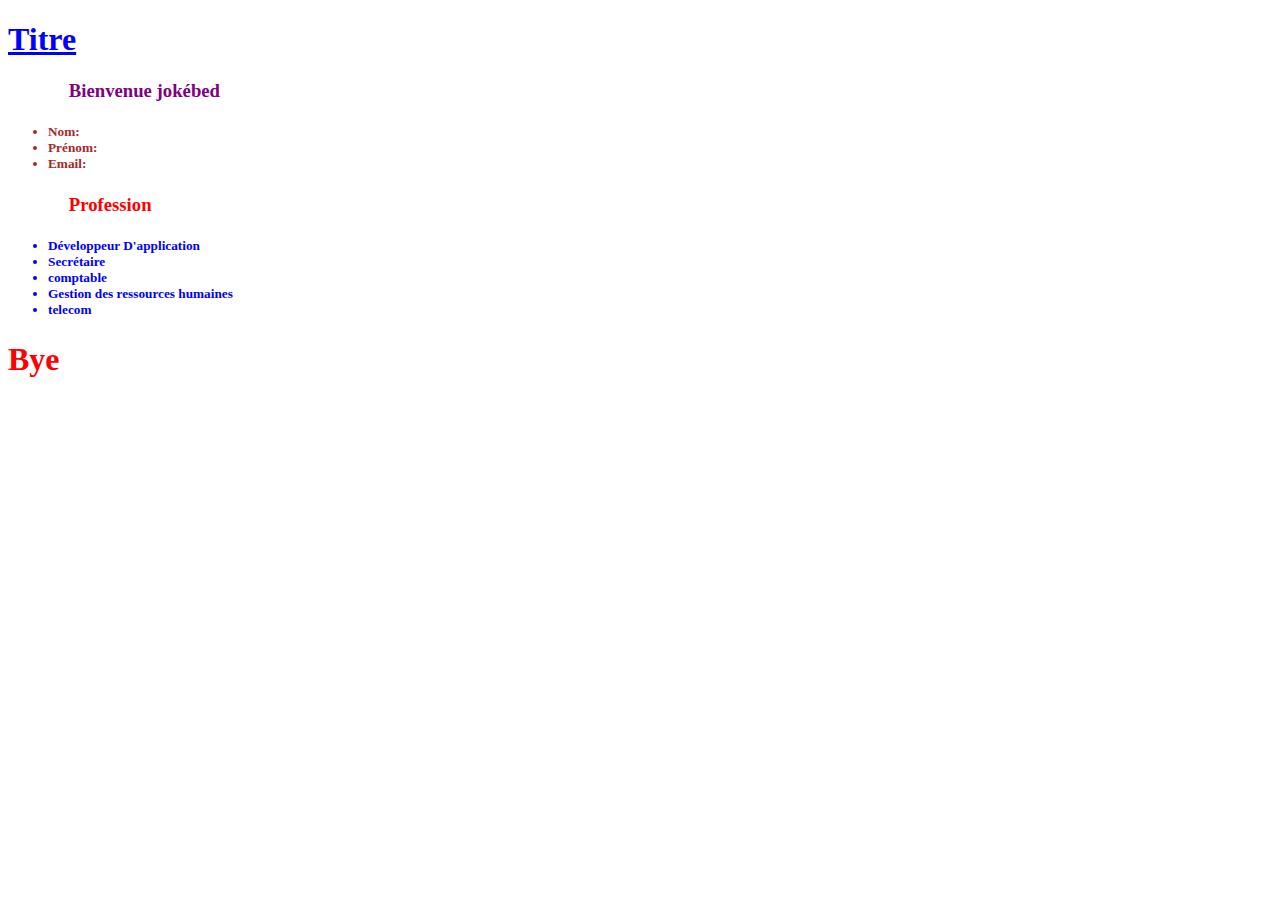
<file: exo1.html>
<!doctype html>
<html> 
  <head>
  	<title>Exercice1 en html</title>
    <meta charset="utf-8">
  </head>  
  <body>
    <h1 style="color: blue;"> <u>Titre</u></h1>
    <h3 style="color: purple;"> &nbsp&nbsp&nbsp&nbsp&nbsp&nbsp&nbsp&nbsp&nbsp&nbsp&nbsp&nbsp Bienvenue jokébed </h3>
    <h5> 
        <ul>
            <li style="color: brown;"> Nom:</li>
            <li style="color: brown;"> Prénom:</li>
            <li style="color: brown;"> Email:</li>
        </ul>
    </h5>
    <h3 style="color: red;"> &nbsp&nbsp&nbsp&nbsp&nbsp&nbsp&nbsp&nbsp&nbsp&nbsp&nbsp&nbsp Profession</h3>
    <h5> 
        <ul> 
            <li style="color: blue;" > Développeur D'application </li>
            <li style="color: blue;" > Secrétaire </li>
            <li style="color: blue;" > comptable </li>
            <li style="color: blue;" > Gestion des ressources humaines </li>
            <li style="color: blue;" > telecom </li>
        </ul>
    </h5>
    <h1 style="color: red;"> Bye </h1>
    

  </body>
</html>
</file>
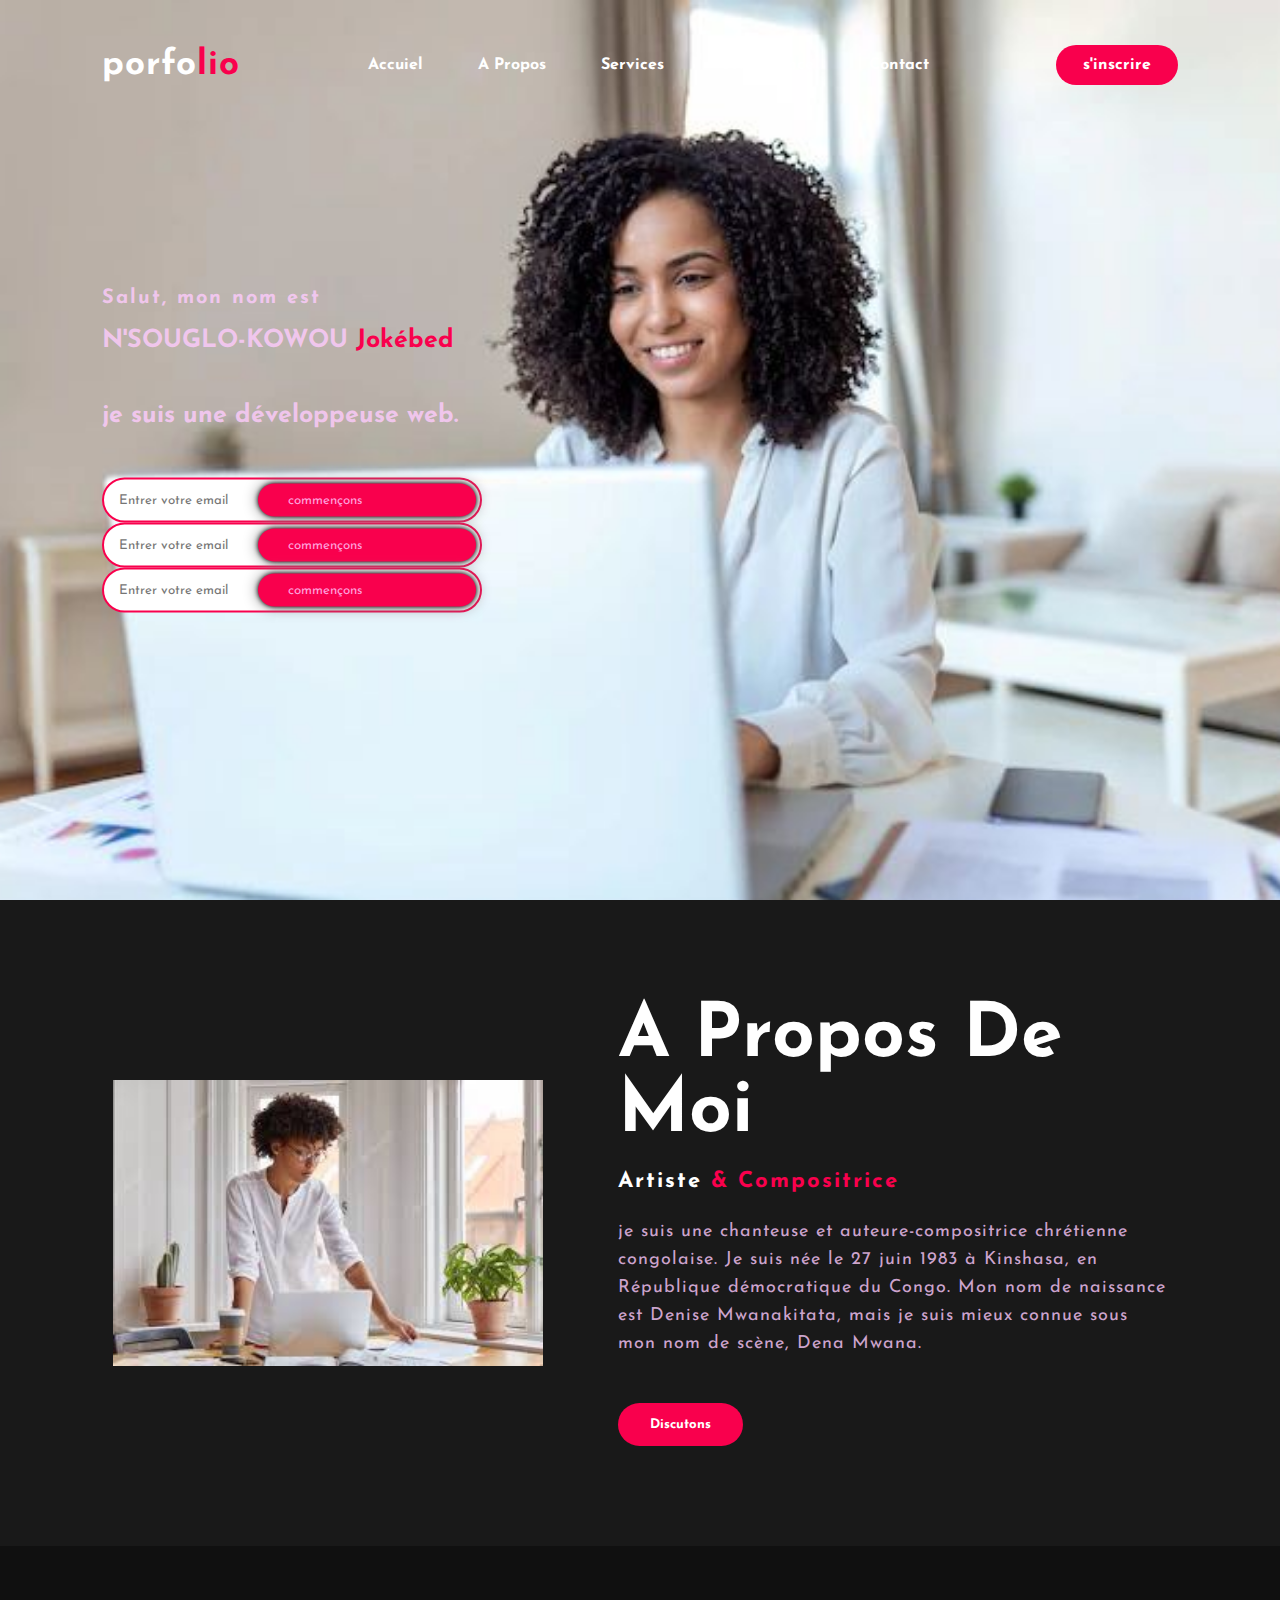
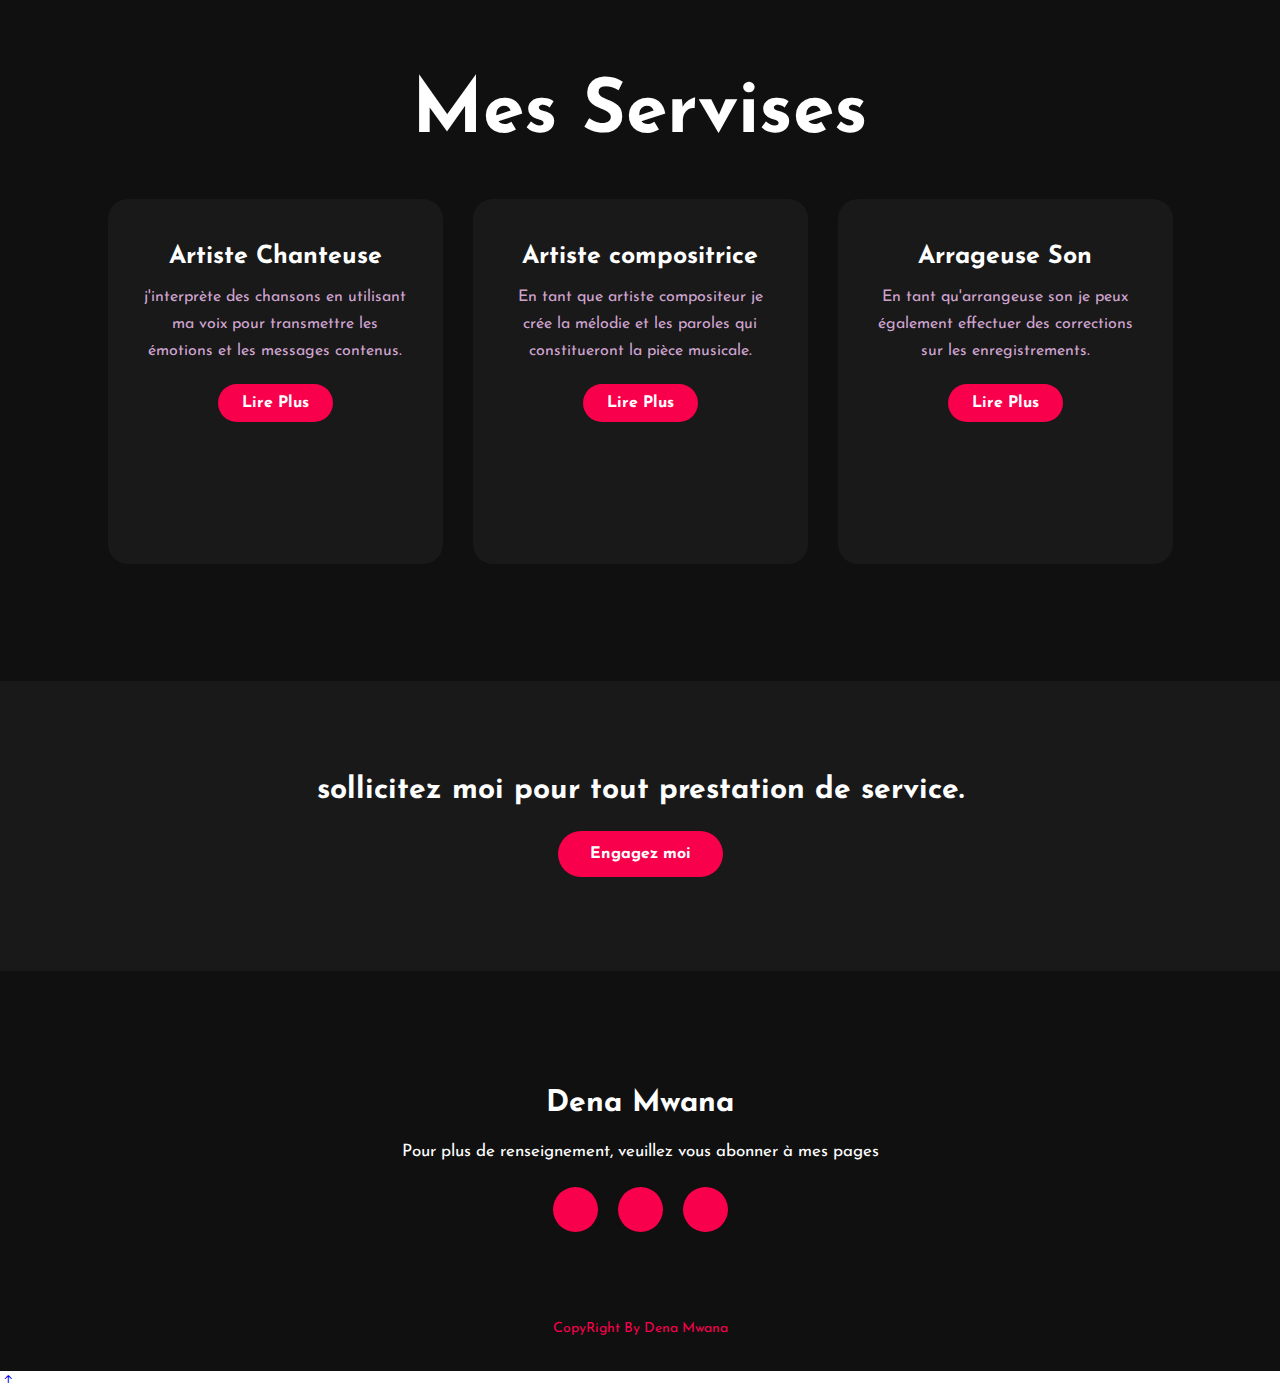
<file: portfolio/porfolio.html>
<!doctype html>
<html> 
  <head>
  	<title>Portfolio website </title>
    <link rel="stylesheet" type="text/css" href="css/style.css">

    <link rel="preconnect" href="https://fonts.gstatic.com">
    <link href='https://unpkg.com/boxicons@2.1.4/css/boxicons.min.css' rel='stylesheet'>
    <link rel="stylesheet" href="https://cdn.jsdelivr.net/npm/bootstrap-icons@1.10.5/font/bootstrap-icons.css">
    <link
        href="https://fonts.googleapis.com/css2?family=Josefin+Sans:ital,wght@0,100;0,200;0
        ,300;0,400;0,500;0,600;0,700;1,100;1,200;1,300;1,400;1,500;1,600;1,700&displasy=swap"
        rel="stylesheet">

    <link rel="stylesheet" href="https://cdnjs.cloudflare.com/ajax/libs/font-awesome/6.4.0/css/all.min.css"
        integrity="sha512-iecdLmaskl7CVkqkXNQ/ZH/XLlvWZOJyj7Yy7tcenmpD1ypASozpmT/E0iPtmFIB46ZmdtAc9eNBvH0H/ZpiBw=="
        crossorigin="anonymous" referrerpolicy="no-referrer" />
    <meta charset="utf-8">
  </head>  
  <body>
    <!---- hero section start---->
    <div class="hero">
        <nav>
            <h2 class="logo"> porfo<span>lio</span></h2>
            <ul>
                <li> <a href="#"> Accuiel</a> </li>
                <li> <a href="#about"> A propos</a> </li>
                <li> <a href="#Services"> Services</a> </li>
                <li> <a href="#"> Compétence</a> </li>
                <li> <a href="#Contact"> Contact</a> </li>
            </ul>
            <a href="#" class="btn"> s'inscrire</a>
        </nav>
        <div class="content">
          <h4> Salut, mon nom est </h4>
          <h3> N'SOUGLO-KOWOU <span> Jokébed </span></h3>
          <h3> je suis une développeuse web.</h3>
          <div class="newslatter">
            <form>
              <input type="email" name="email" id="mail" placeholder="Entrer votre email">
              <input type="soumettre" name="soumettre" value="commençons">
            </form>
          </div>
          <div class="newslatter">
            <form>
              <input type="email" name="email" id="mail" placeholder="Entrer votre email">
              <input type="soumettre" name="soumettre" value="commençons">
            </form>
          </div>
          <div class="newslatter">
            <form>
              <input type="email" name="email" id="mail" placeholder="Entrer votre email">
              <input type="soumettre" name="soumettre" value="commençons">
            </form>
          </div>
        </div>
    </div>
  
    <!----About section start---->
    <section id="about" class="Apropos">
      <div class="main">
        <img src="img/main-img.jpeg">
        <div class="Apropos-text">
          <h2> A propos de moi </h2>
          <h5> artiste <span> & compositrice </span> </h5>
          <p> je suis une chanteuse et auteure-compositrice chrétienne congolaise. Je suis née 
            le 27 juin 1983 à Kinshasa, en République démocratique du Congo. Mon nom de naissance est 
            Denise Mwanakitata, mais je suis mieux connue sous mon nom de scène, Dena Mwana.</p>
            <button type="button"> Discutons</button>
        </div>
      </div>
    </section>
    <!-----service section part---->
    <div id="Services" class="Services">
      <div class="Titre">
        <h2> Mes Servises </h2>
      </div>
      <div class="box">
        <div class="card">
          <i class="fa-solid fa-microphone"></i>
          <h5> Artiste Chanteuse </h5>
          <div class="pra">
            <p> j'interprète des chansons en utilisant ma voix
               pour transmettre les émotions et les messages contenus.</p>

               <p style="text-align: center;">
                <a class="button" href="#"> Lire Plus </a>
               </p>
          </div>
        </div>

        <div class="card">
          <i class="fa-solid fa-pen"></i>
          <h5> Artiste compositrice </h5>
          <div class="pra">
            <p> En tant que artiste compositeur je crée la mélodie et les paroles qui constitueront la pièce musicale.</p>

               <p style="text-align: center;">
                <a class="button" href="#"> Lire Plus </a>
               </p>
          </div>
        </div>

        <div class="card">
          <i class="fa-sharp fa-solid fa-pen-to-square"></i>
          <h5> Arrageuse Son </h5>
          <div class="pra">
            <p> En tant qu'arrangeuse son je peux également effectuer des corrections sur
               les enregistrements.</p>

               <p style="text-align: center;">
                <a class="button" href="#"> Lire Plus </a>
               </p>
          </div>
        </div>
      </div>
    </div>

    <!----contact me---->
    <div id="Contact" class="contactez-moi">
      <p> sollicitez moi pour tout prestation de service. </p>
      <a class="button-two" href="#"> Engagez moi</a>
    </div>

    <!----footer start---->
    <footer>
      <p> Dena Mwana </p>
      <p> Pour plus de renseignement, veuillez vous abonner à mes pages </p>
      <div class="social">
        <a href="#"><i class="fa-brands fa-facebook"></i></a>
        <a href="#"><i class="fa-brands fa-instagram"></i></a>
        <a href="#"><i class="fa-brands fa-twitter"></i></a>
      </div>
      <p class="end"> CopyRight By Dena Mwana </p>
    </footer>
 
    <a href="#" class="back-to-top d-flex align-items-center justify-content-center"><i class="bi bi-arrow-up-short "></i></a>
  
      </body>
  </html>
</file>
<file: portfolio/css/style.css>
*{
    padding:0;
    margin:0;
    font-family: 'josefin sans', sans-serif;
    box-sizing: border-box;
    scroll-behavior: smooth;
}
.hero{
    height: 100vh;
    width: 100%;
    background-image: url(../img/background.jpeg);
    background-size: cover;
    background-position: center;
}
nav{
    display: flex;
    align-items: center;
    justify-content: space-between;
    padding-top: 45px;
    padding-left: 8%;
    padding-right: 8%;
}
.logo{
    color: white;
    font-size: 35px;
    letter-spacing: 1px;
    cursor: pointer;
}
span{
    color: #f9004d;
}
nav ul li{
    list-style-type: none;
    display: inline-block;
    padding: 10px 25px;
}
nav ul li a{
    color: white;
    text-decoration: none;
    font-weight: bold;
    text-transform: capitalize;
}
nav ul li a:hover{
    color: #f9004d;
    transition: .4s;
}
.btn{
    background-color: #f9004d;
    color: white;
    text-decoration: none;
    border: 2px solid transparent;
    font-weight: bold;
    padding: 10px 25px;
    border-radius: 30px;
    transition: .4s;
}
.btn:hover{
    transform: scale(1.2);
}
.content{
    position: absolute;
    top: 50%;
    left:8%;
    transform: translateY(-50%);
}
h3{
    color: #fcfc;
    margin: 20px 0px 20px;
    font-size: 75px;
}
h3{
    color: #fcfc;
    font-size: 25px;
    margin-bottom: 50px;
}
h4{
    color: #fcfc;
    letter-spacing: 2px;
    font-size: 20px;
}
.newslatter form{
    width: 380px;
    max-width: 100%;
    position: relative;
}
.newslatter form input:first-child{
    display: inline-block;
    width: 100%;
    padding: 14px 130px 14px 15px;
    border: 2px solid #f9004d;
    outline: none;
    border-radius: 30px;
}
.newslatter form input:last-child{
    position: absolute;
    display: inline-block;
    outline: none;
    border: none;
    padding: 10px 30px;
    border-radius: 30px;
    background-color: #f9004d;
    color:#fcfc;
    box-shadow:0px 0px 5px #000, 0px 0px 15px #858585 ;
    top: 6px;
    right: 6px;
}
.Apropos{
    width: 100%;
    padding: 100px 0px;
    background-color: #191919;
}
.Apropos img{
    height: auto;
    width: 430px;
}
.Apropos-text{
    width: 550px;
}
.main{
    width: 1130px;
    max-width: 95%;
    margin: 0 auto;
    display: flex;
    align-items: center;
    justify-content: space-around;
}
.Apropos-text h2{
    color: white;
    font-size: 75px;
    text-transform: capitalize;
    margin-bottom: 20px;
}
.Apropos-text h5{
    color: white;
    letter-spacing: 2px;
    font-size: 22px;
    margin-bottom: 25PX;
    text-transform: capitalize;
}
.Apropos-text p{
    color: #fcfc;
    letter-spacing: 1px;
    line-height: 28px;
    font-size: 18px;
    margin-bottom: 45px;
}
button{
    background-color: #f9004d;
    color: white;
    text-decoration: none;
    border: 2px solid transparent;
    font-weight: bold;
    padding: 13px 30px;
    border-radius: 30px;
    transition: 4s;
}
button:hover{
    background-color: transparent;
    border: 2px solid #f9004d;
    cursor: pointer;
}
.Services{
    background: #101010;
    width: 100%;
    padding: 100px 0px;
}
.Titre h2{
    color: white;
    font-size: 75px;
    width: 1130px;
    margin: 30px auto;
    text-align: center;
}
.box{
    display: flex;
    justify-content: center;
    align-items: center;
    min-height: 400px;
}
.card{
    height: 365px;
    width: 335px;
    padding: 20px 35px;
    background: #191919;
    border-radius: 20px;
    margin: 15px;
    position: relative;
    overflow: hidden;
    text-align: center;
}
.card i{
    font-size: 50px;
    display: block;
    text-align: center;
    margin: 25px 0px;
    color: #f9004d;
}
h5{
    color: white;
    font-size: 25px;
    margin-bottom: 15px;
}
.pra p{
    color: #fcfc;
    font-size: 16px;
    line-height: 27px;
    margin-bottom: 25px;
}

.card .button{
    background-color: #f9004d;
    color: white;
    text-decoration: none;
    border: 2px solid transparent;
    font-weight: bold;
    padding: 9px 22px;
    border-radius: 30px;
    transition: .4s;
}
.card .button:hover{
    background-color: transparent;
    border: 2px solid #f9004d;
    cursor: pointer;
}
.contactez-moi{
    width: 100%;
    height: 290px;
    background: #191919;
    display: flex;
    align-items: center;
    flex-direction: column;
    justify-content: center;
}
.contactez-moi p{
    color: white;
    font-size: 30px;
    font-weight: bold;
    margin-bottom: 25px;
}
.contactez-moi .button-two{
    background-color: #f9004d;
    color: white;
    text-decoration: none;
    border: 2px solid transparent;
    font-weight: bold;
    padding: 13px 30px;
    border-radius: 30px;
    transition: 4s;
}
.contactez-moi .button-two:hover{
    background-color: transparent;
    border: 2px solid #f9004d;
    cursor: pointer;
}
footer{
    position: relative;
    width: 100%;
    height: 400px;
    background: #101010;
    display: flex;
    flex-direction: column;
    align-items: center;
    justify-content: center;
}
footer p:nth-child(1){
    font-size: 30px;
    color: white;
    margin-bottom: 20px;
    font-weight: bold;
}
footer p:nth-child(2){
    color: white;
    font-size: 17px;
    width: 500px;
    text-align: center;
    line-height: 26px;
}
.social{
    display: flex;
}
.social a{
    width: 45px;
    height: 45px;
    display: flex;
    align-items: center;
    justify-content: center;
    background: #f9004d;
    border-radius: 50%;
    margin: 22px 10px;
    color: white;
    text-decoration: none;
    font-size: 20px;
}
.social a:hover{
    transform: scale(1.3);
    transition: 3s;
}
.end{
    position:absolute;
    color: #f9004d;
    bottom: 35px;
    font-size: 14px;
}
</file>
